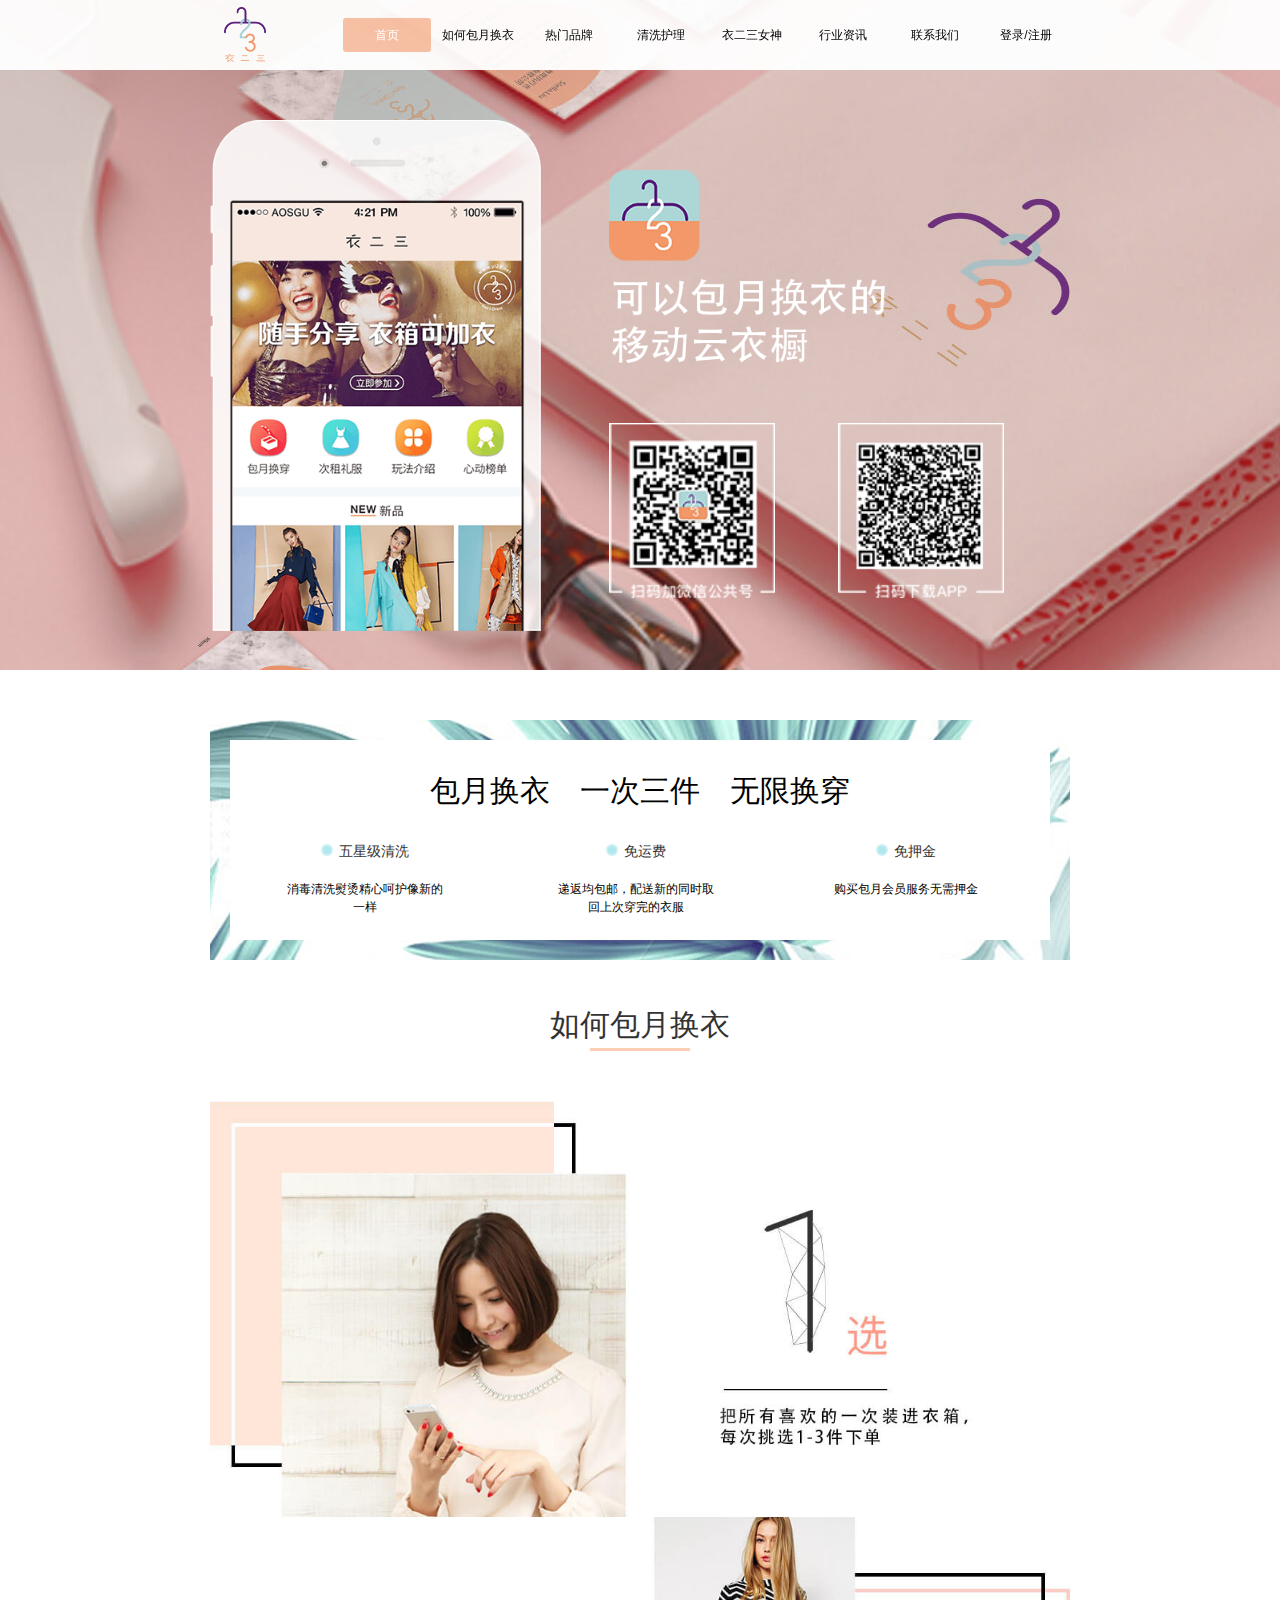
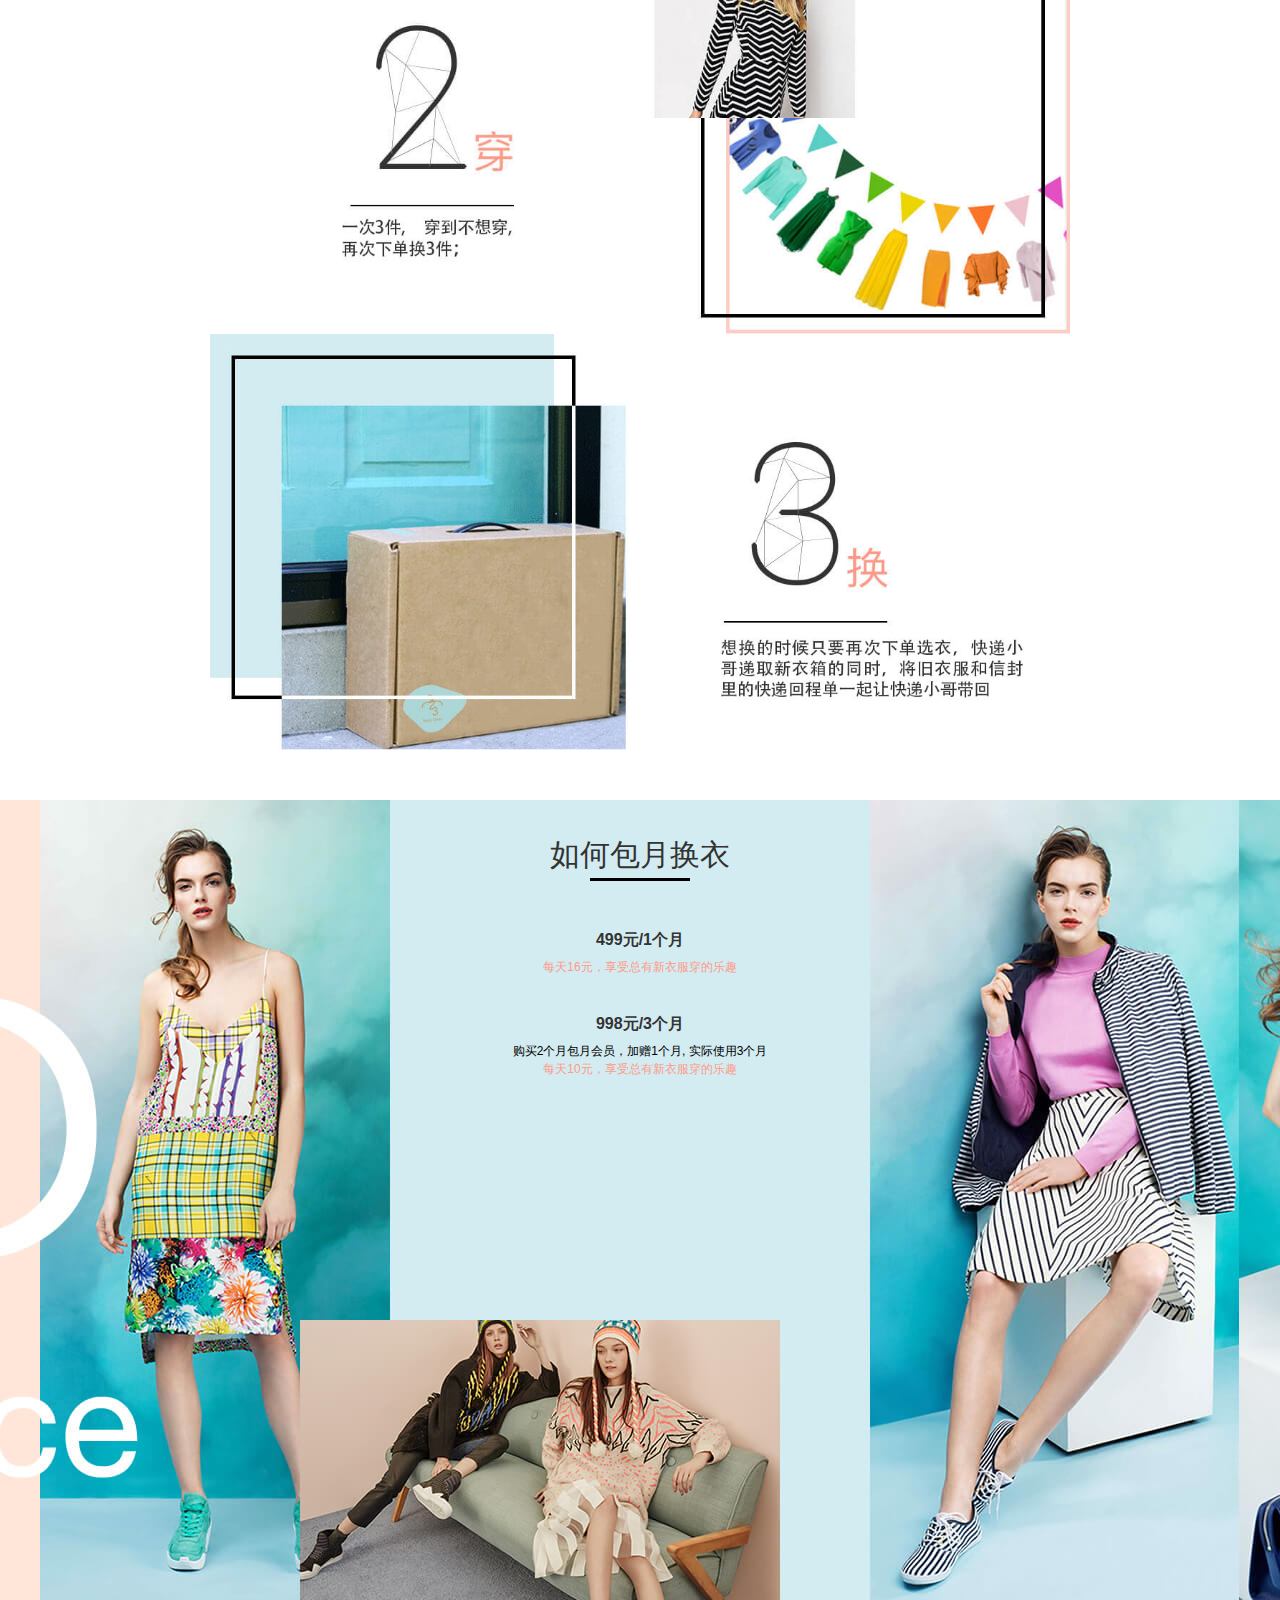
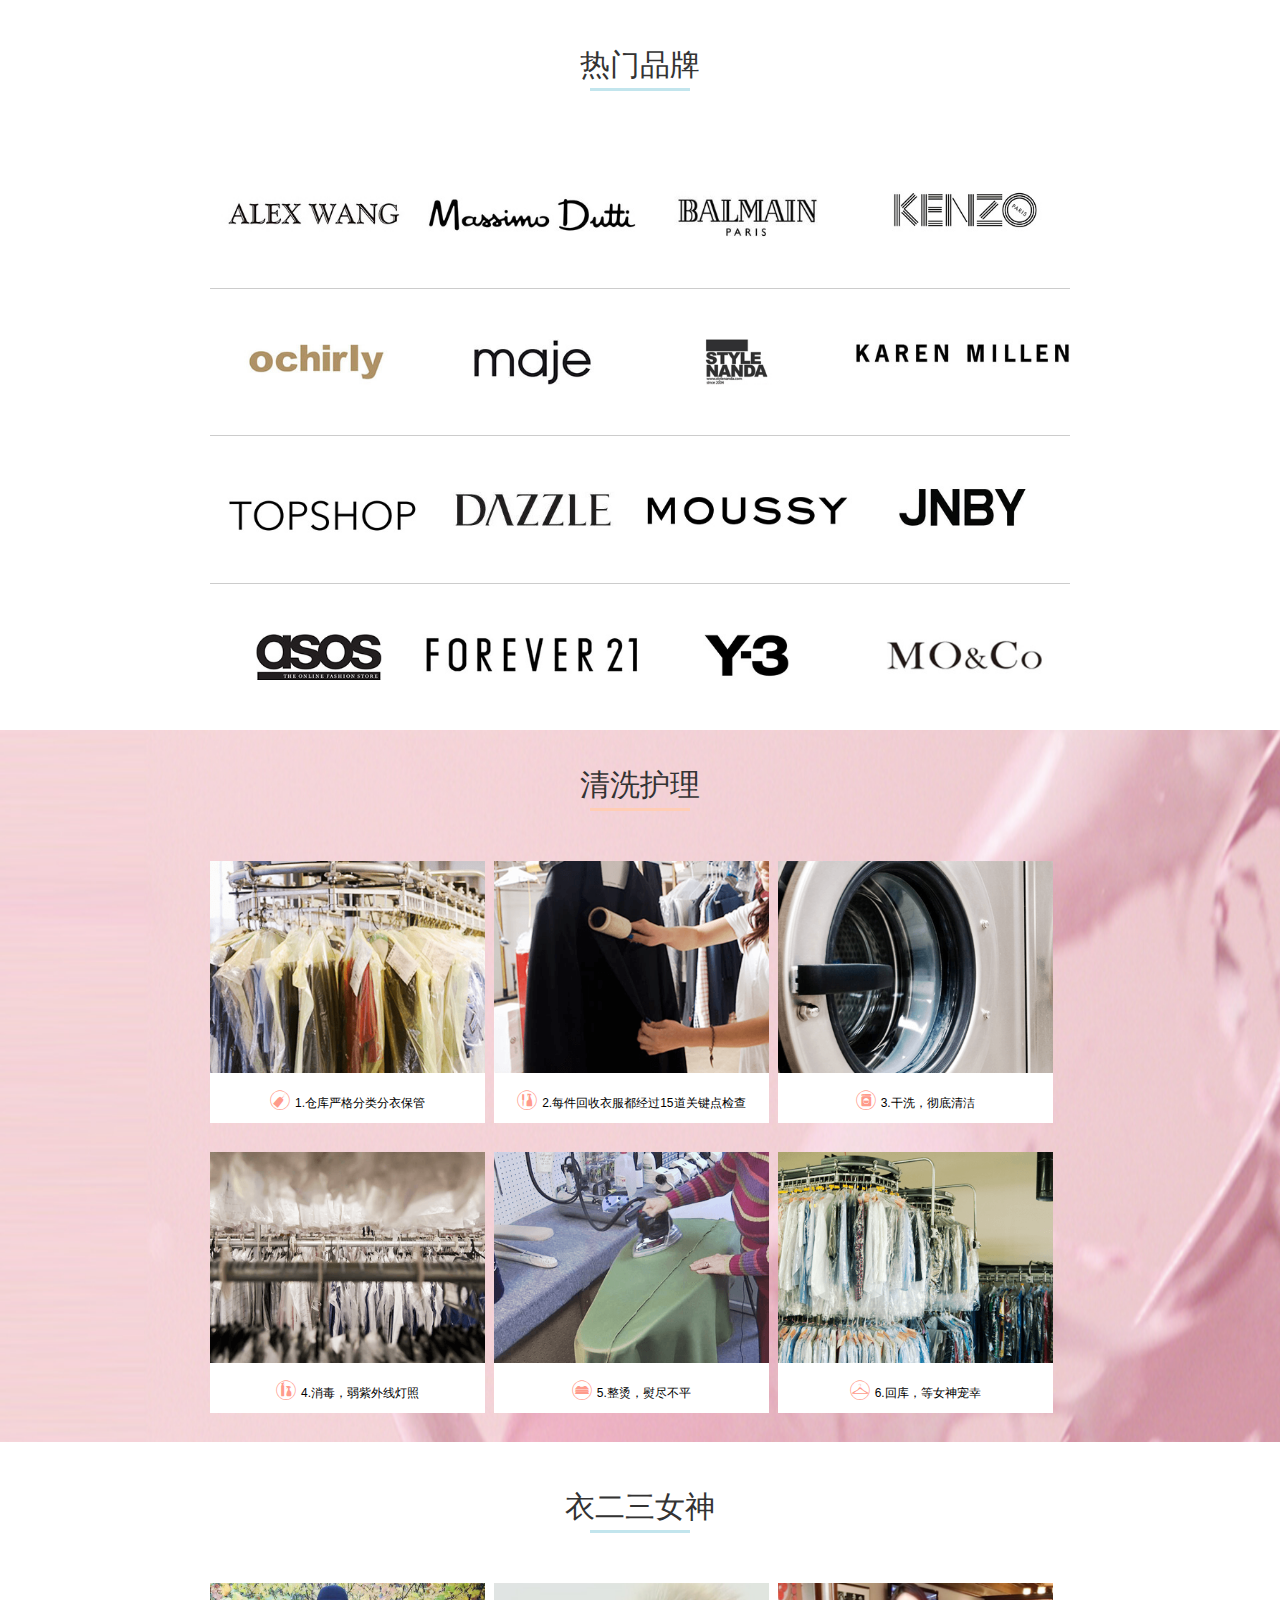
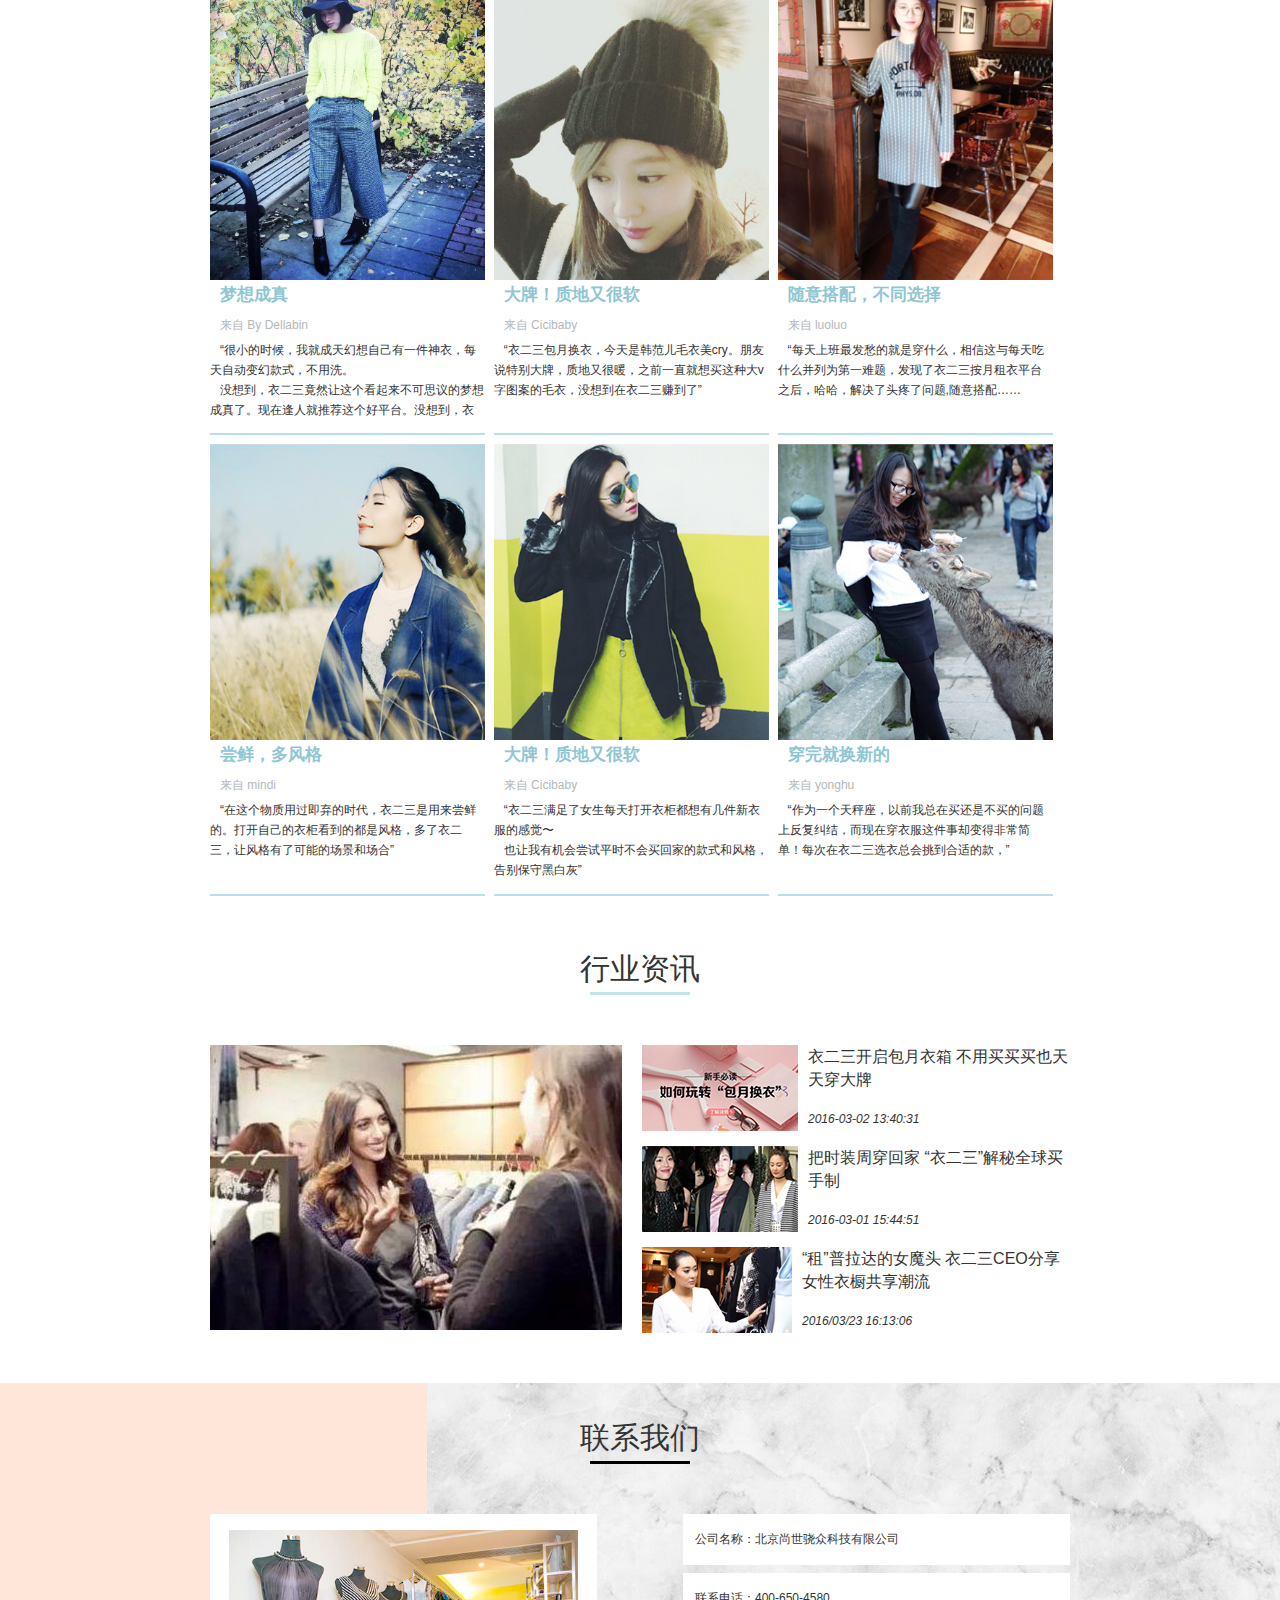
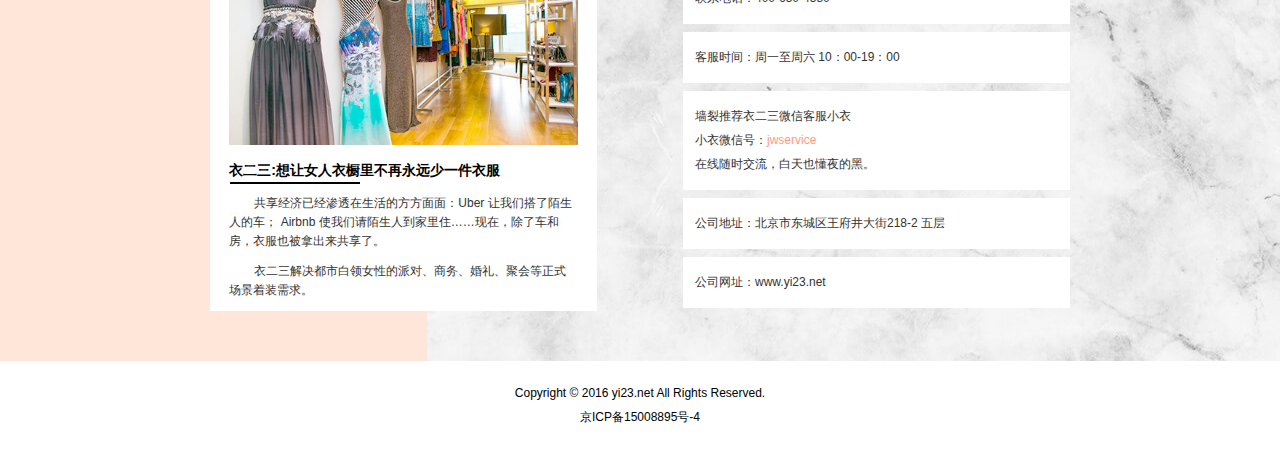
<file: 123net/index.html>
<!DOCTYPE html>
<html lang="en">
<head>
    <meta charset="UTF-8">
    <meta name="viewport"
          content="width=device-width,initial-scale=1.0,maxinum-scale=1.0,mininum-scale=1.0,user-scalable=no">
    <title>123net响应式</title>
    <link type="text/css" rel="stylesheet" href="css/reset.css">
    <link type="text/css" rel="stylesheet" href="css/index.css">
    <script type="text/javascript" src="js/jquery-1.12.3.min.js"></script>
    <!--[if lt IE 9]>
    <script src="js/html5.js" type="text/javascript"></script>
    <![endif]-->
</head>
<body>
<header>
    <div class="header">
        <a href="#" class="logo left"></a>
        <a class="btn open"></a>
        <ul>
            <li class="on"><a href="#">首页</a></li>
            <li><a href="#service_cnt">如何包月换衣</a></li>
            <li><a href="#brand">热门品牌</a></li>
            <li><a href="#clean">清洗护理</a></li>
            <li><a href="#goddess">衣二三女神</a></li>
            <li><a href="#info">行业资讯</a></li>
            <li><a href="#contact_us">联系我们</a></li>
            <li><a href="#">登录/注册</a></li>
        </ul>
    </div>
</header>
<div class="banner">
    <div class="container">
        <div class="app"><img src="images/in_B_L_iphone.png"></div>
        <div class="erweima">
            <img src="images/0.png">
            <a href="#"><img src="images/r.png"></a>
            <a href="#"><img src="images/l.png"></a>
        </div>
    </div>
</div>
<section class="container section_m" id="service_cnt">
    <div class="box_cnt">
        <h2>包月换衣　一次三件　无限换穿</h2>
        <dl>
            <dt><span></span>五星级清洗</dt>
            <dd>消毒清洗熨烫精心呵护像新的一样</dd>
        </dl>
        <dl>
            <dt><span></span>免运费</dt>
            <dd>递返均包邮，配送新的同时取回上次穿完的衣服</dd>
        </dl>
        <dl>
            <dt><span></span>免押金</dt>
            <dd>购买包月会员服务无需押金</dd>
        </dl>
    </div>
</section>
<section class="container section_m service_rgl">
    <h2 class="service_h2_bottom">如何包月换衣</h2>
    <div><img src="images/business_1.jpg"></div>
    <div><img src="images/business_2.jpg"></div>
    <div><img src="images/business_3.jpg"></div>
</section>
<section class="section_m service_fee">
    <h2 class="service_h2_bottom">如何包月换衣</h2>
    <h3>499元/1个月</h3>
    <p class="orange_p">每天16元，享受总有新衣服穿的乐趣</p>
    <h3>998元/3个月</h3>
    <p class="black_p">购买2个月包月会员，加赠1个月, 实际使用3个月</p>
    <p class="orange_p">每天10元，享受总有新衣服穿的乐趣</p>
</section>
<section class="container section_m" id="brand">
    <h2 class="service_h2_bottom">热门品牌</h2>
    <div><img src="images/index_band_1.jpg"></div>
    <div><img src="images/index_band_2.jpg"></div>
    <div><img src="images/index_band_3.jpg"></div>
    <div><img src="images/index_band_4.jpg"></div>
</section>
<section class="section_m" id="clean">
    <h2 class="service_h2_bottom">清洗护理</h2>
    <ul class="container clearfix">
        <li>
            <img src="images/nursing_1.png">
            <p><span></span>1.仓库严格分类分衣保管</p>
        </li>
        <li>
            <img src="images/nursing_2.png">
            <p><span></span>2.每件回收衣服都经过15道关键点检查</p>
        </li>
        <li>
            <img src="images/nursing_3.png">
            <p><span></span>3.干洗，彻底清洁</p>
        </li>
        <li>
            <img src="images/nursing_4.png">
            <p><span></span>4.消毒，弱紫外线灯照</p>
        </li>
        <li>
            <img src="images/nursing_5.png">
            <p><span></span>5.整烫，熨尽不平</p>
        </li>
        <li>
            <img src="images/nursing_6.png">
            <p><span></span>6.回库，等女神宠幸</p>
        </li>
    </ul>
</section>
<section class="container section_m" id="goddess">
    <h2 class="service_h2_bottom">衣二三女神</h2>
    <ul class="container clearfix">
        <li>
            <img src="images/goddess_1.jpg">
            <h3>梦想成真</h3>
            <p class="source">来自 By Dellabin</p>
            <div>
                <p>“很小的时候，我就成天幻想自己有一件神衣，每天自动变幻款式，不用洗。</p>
                <p>
                    没想到，衣二三竟然让这个看起来不可思议的梦想成真了。现在逢人就推荐这个好平台。没想到，衣二三竟然让这个看起来不可思议的梦想成真了。现在逢人就推荐这个好平台。没想到，衣二三竟然让这个看起来不可思议的梦想成真了。现在逢人就推荐这个好平台。没想到，衣二三竟然让这个看起来不可思议的梦想成真了。现在逢人就推荐这个好平台。没想到，衣二三竟然让这个看起来不可思议的梦想成真了。现在逢人就推荐这个好平台。没想到，衣二三竟然让这个看起来不可思议的梦想成真了。现在逢人就推荐这个好平台。没想到，衣二三竟然让这个看起来不可思议的梦想成真了。现在逢人就推荐这个好平台。没想到，衣二三竟然让这个看起来不可思议的梦想成真了。现在逢人就推荐这个好平台。”</p>
            </div>
        </li>
        <li>
            <img src="images/goddess_2.jpg">
            <h3>大牌！质地又很软</h3>
            <p class="source">来自 Cicibaby</p>
            <div>
                <p>“衣二三包月换衣，今天是韩范儿毛衣美cry。朋友说特别大牌，质地又很暖，之前一直就想买这种大v字图案的毛衣，没想到在衣二三赚到了”</p>
            </div>
        </li>
        <li>
            <img src="images/goddess_3.jpg">
            <h3>随意搭配，不同选择</h3>
            <p class="source">来自 luoluo</p>
            <div>
                <p>“每天上班最发愁的就是穿什么，相信这与每天吃什么并列为第一难题，发现了衣二三按月租衣平台之后，哈哈，解决了头疼了问题,随意搭配……</p>
            </div>
        </li>
        <li>
            <img src="images/goddess_4.jpg">
            <h3>尝鲜，多风格</h3>
            <p class="source">来自 mindi</p>
            <div>
                <p>“在这个物质用过即弃的时代，衣二三是用来尝鲜的。打开自己的衣柜看到的都是风格，多了衣二三，让风格有了可能的场景和场合”</p>
            </div>
        </li>
        <li>
            <img src="images/goddess_5.jpg">
            <h3>大牌！质地又很软</h3>
            <p class="source">来自 Cicibaby</p>
            <div>
                <p>“衣二三满足了女生每天打开衣柜都想有几件新衣服的感觉〜</p>
                <p>也让我有机会尝试平时不会买回家的款式和风格，告别保守黑白灰”</p>
            </div>
        </li>
        <li>
            <img src="images/goddess_6.jpg">
            <h3>穿完就换新的</h3>
            <p class="source">来自 yonghu</p>
            <div>
                <p>“作为一个天秤座，以前我总在买还是不买的问题上反复纠结，而现在穿衣服这件事却变得非常简单！每次在衣二三选衣总会挑到合适的款，”</p>
            </div>
        </li>
    </ul>
</section>
<section class="container section_m" id="info">
    <h2 class="service_h2_bottom">行业资讯</h2>
    <div>
        <a href="#" class="info_b"><img src="images/news_0.jpg"></a>
        <ul class="container">
            <li>
                <a href="#"><img src="images/news_2.jpg">
                    <p>衣二三开启包月衣箱 不用买买买也天天穿大牌</p>
                    <p><i>2016-03-02 13:40:31</i></p></a>
            </li>
            <li>
                <a href="#"><img src="images/news_1.jpg">
                    <p>把时装周穿回家 “衣二三”解秘全球买手制</p>
                    <p><i>2016-03-01 15:44:51</i></p></a>
            </li>
            <li>
                <a href="#"><img src="images/news_3.jpg">
                    <p>“租”普拉达的女魔头 衣二三CEO分享女性衣橱共享潮流</p>
                    <p><i>2016/03/23 16:13:06</i></p></a>
            </li>
        </ul>
    </div>
</section>
<section class="section_m clearfix" id="contact_us">
    <h2 class="service_h2_bottom">联系我们</h2>
    <div class="container">
        <div class="leftContent"><img src="images/index_left_contact.jpg">
            <h3>衣二三:想让女人衣橱里不再永远少一件衣服</h3>
            <p>共享经济已经渗透在生活的方方面面：Uber 让我们搭了陌生人的车； Airbnb 使我们请陌生人到家里住……现在，除了车和房，衣服也被拿出来共享了。</p>
            <p>衣二三解决都市白领女性的派对、商务、婚礼、聚会等正式场景着装需求。</p>
        </div>
        <ul class="rightContent">
            <li>公司名称：北京尚世骁众科技有限公司</li>
            <li>联系电话：400-650-4580</li>
            <li>客服时间：周一至周六 10：00-19：00</li>
            <li><p>墙裂推荐衣二三微信客服小衣</p>
                <p>小衣微信号：<span>jwservice</span></p>
                <p>在线随时交流，白天也懂夜的黑。</p>
            </li>
            <li>公司地址：北京市东城区王府井大街218-2 五层</li>
            <li>公司网址：www.yi23.net</li>
        </ul>
    </div>

</section>
<footer id="footer">
    <p>Copyright © 2016 yi23.net All Rights Reserved.</p>
    <p>京ICP备15008895号-4</p>
</footer>
<script>
    $(window).resize(function () {
        $(".header ul").show();
    });

    $(window).scroll(function () {
        var h_nav = $(".header li a");
        var i_cur_h_nav = 0;
        var doc_scroll_top, cur_a, next_a;
        for (var i = 1; i < h_nav.length - 1; i++) {
            doc_scroll_top = document.documentElement.scrollTop || window.pageYOffset || document.body.scrollTop;
            cur_a = $(h_nav[i]).attr("href");
            next_a = "footer";
            if (i < 6) next_a = $(h_nav[i + 1]).attr("href");
            if (parseFloat(doc_scroll_top) >= parseFloat($(cur_a).offset().top) && parseFloat(doc_scroll_top) < parseFloat($(next_a).offset().top)) {
                i_cur_h_nav = i;
                break;
            }
        }
        $($(".header li").get(i_cur_h_nav)).addClass("on").siblings().removeClass("on");
    })

    $(".header").delegate(".btn", "click", function () {
        $(".header ul").toggle();
    })

    $(".header ul li").on("click", function () {
        var w_width = window.innerWidth || document.body.clientWidth || document.documentElement.clientWidth;
        if (w_width <= 870)  $(".header ul").hide();
    })
</script>
</body>
</html>
</file>
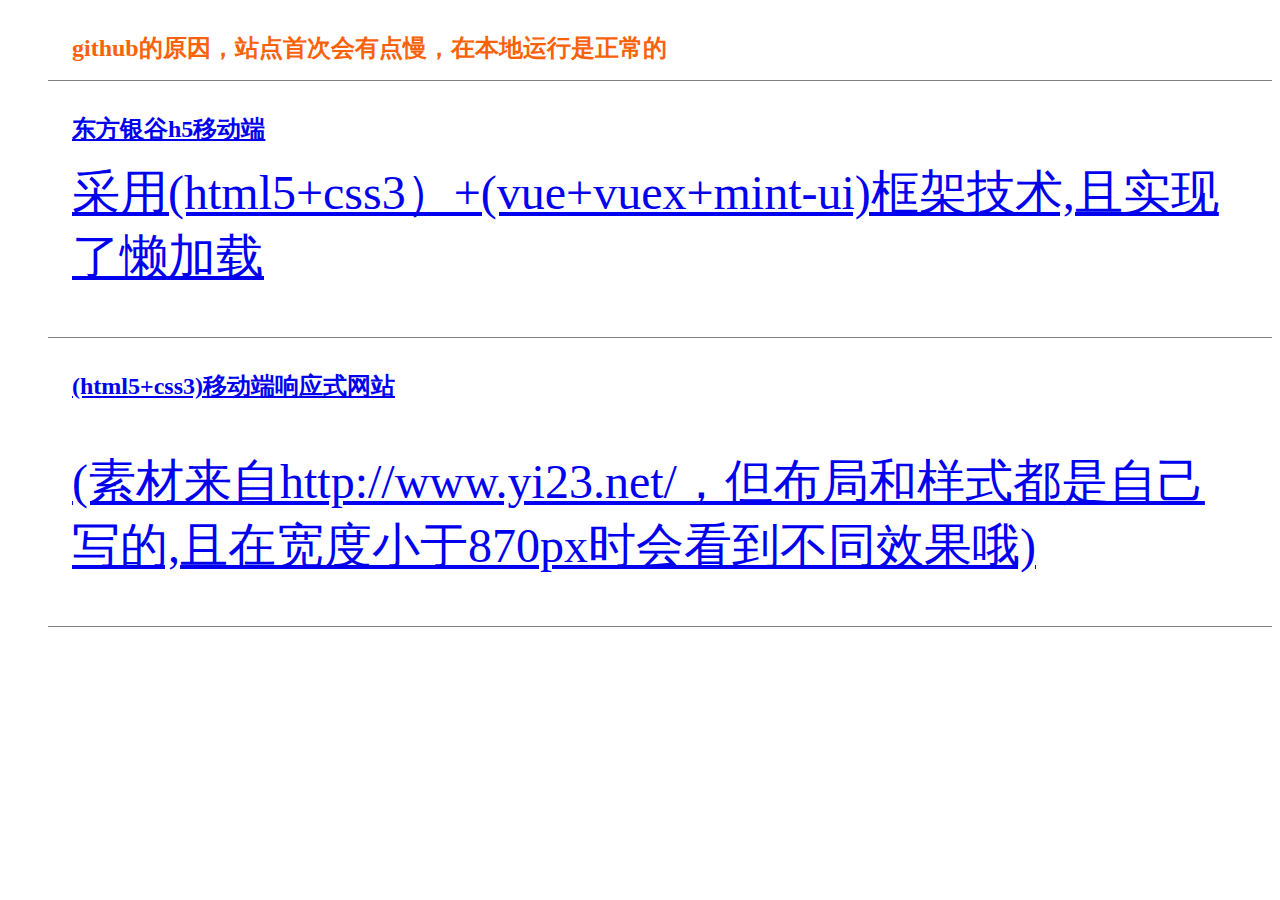
<file: index2.html>
<!DOCTYPE html>
<html>

<head>
    <meta charset="utf-8">
    <title>Title</title>
    <!-- <link href="123net/css/base.css" type="text/css" rel="stylesheet"> -->
    <style>
        ul li {
            font-size: 3rem;
            border-bottom: 0.1rem solid gray;
            margin-top: 2rem;
            padding: 0 1.5rem;
            list-style: none;
        }

        ul li h1 {
            font-size: 1.5rem;
            color: #fa620a;
        }
    </style>
</head>

<body>
    <div>
        <ul>
            <li>
                <h1>github的原因，站点首次会有点慢，在本地运行是正常的</h1>
            </li>
            <li>
                <h1><a href="https://panpanlzh.github.io/yingu/index.html" target="_blank">东方银谷h5移动端</a></h1>
                <a><a href="https://panpanlzh.github.io/yingu/index.html"
                        target="_blank">采用(html5+css3）+(vue+vuex+mint-ui)框架技术,且实现了懒加载</a></p>
            </li>
            <li>
                <h1><a href="http://panpanlzh.github.io/yingu/123net/index.html"
                        target="_blank">(html5+css3)移动端响应式网站</a></h1>
                <p><a href="http://panpanlzh.github.io/yingu/123net/index.html"
                        target="_blank">(素材来自http://www.yi23.net/，但布局和样式都是自己写的,且在宽度小于870px时会看到不同效果哦)</a>
                </p>
            </li>

        </ul>
    </div>
</body>

</html>
</file>
<file: 123net/css/index.css>
/*头部区域*/
header {
    background: rgba(255, 255, 255, 0.95);
    filter:progid:DXImageTransform.Microsoft.gradient(startColorstr=#E5ffffff,endColorstr=#E5ffffff);
    position: fixed;
    top: 0;
    left: 0;
    width: 100%;
    z-index: 999;
}

header .header, .container {
    margin: 0 auto;
    width: 860px;
}

.header .logo {
    background: url("../images/logo.png") no-repeat center;
    background-size: 60%;
    height: 70px;
    width: 70px;
}

.header ul {
    float: right;
    height: 70px;
    line-height: 70px;
}

.header li {
    width: 88px;
    display: inline-block;
    height: 34px;
    line-height: 34px;
    text-align: center;
    cursor: pointer;
}

.header li:hover, .header li.on {
    background-color: rgba(242, 152, 105, 0.6);
    filter:progid:DXImageTransform.Microsoft.gradient(startColorstr=#99F29869,endColorstr=#99F29869);
    border-radius: 3px;
}
.header li a {
    width: 100%;
    height: 100%;
    display: inline-block;
}

.header li.on a, .header li:hover a {
    color: #fff;
}

.header .btn {
    display: none;
    cursor: pointer;
}

/*头部区域----end*/

.service_rgl img, .banner, #brand img, #clean img, .banner .app img, #goddess img {
    width: 100%;
}

/*banner区域*/
.banner {
    height: 670px;
    background: url("../images/in_banner.jpg") no-repeat right bottom;
}

.banner .app, .banner .erweima {
    float: left;
}

.banner .app {
    width: 38.45%;
    margin-top: 120px;
}

.banner .erweima img {
    width: 60%;
    margin-bottom: 60px;
}

.banner .erweima {
    margin-top: 170px;
    margin-left: 8%;
    width: 460px;
}

.banner .erweima a img {
    width: 36%;
    margin-right: 13%;
}

/*banner区域---end*/

.section_m {
    margin: 50px auto;
    text-align: center;
}

.section_m h2 {
    font-size: 30px;
    font-weight: normal;
    line-height: 30px;
    color: #333;
    margin: 0 auto 50px;
    padding-top: 40px;
}

.service_h2_bottom:after {
    content: '';
    display: block;
    height: 3px;
    width: 100px;
    margin: 8px auto 0;
}

.service_rgl h2 {
    padding: 0;
}

.service_rgl h2:after, #clean h2:after {
    background-color: #ffcdb4;
}

#brand h2:after, #goddess h2:after, #info h2:after {
    background-color: #c2e5ed;
}

.service_fee h2:after, #contact_us h2:after {
    background-color: #000;
}

.orange_p {
    color: #ff9a89;
}

/*.black_p{*/
/*color: #c2e5ed;*/
/*}*/

/*包月换衣　一次三件　无限换穿*/
#service_cnt {
    background: url(../images/index_business.png) no-repeat left top;
    height: 240px;
    position: relative;
}

#service_cnt .box_cnt {
    background-color: #fff;
    margin: 20px;
    position: absolute;
    top: 0;
    left: 0;
    bottom: 0;
    right: 0;
}

#service_cnt .box_cnt h2 {
    margin: 36px auto;
    color: #000;
    padding: 0;
}

#service_cnt .box_cnt dl {
    float: left;
    width: 33%;
}

#service_cnt .box_cnt dt {
    font-size: 14px;
    color: #333;
    height: 38px;
}

#service_cnt .box_cnt dt span {
    width: 12px;
    height: 12px;
    border-radius: 50%;
    display: inline-block;
    border: 2px solid rgba(236, 247, 249, 0.5);
    background-color: rgb(177, 232, 239);
    margin-right: 6px;
    box-sizing: border-box;
}

#service_cnt .box_cnt dd {
    padding: 0 20%;
}

/*包月换衣　一次三件　无限换穿---end*/

/*如何包月换衣费用-----*/
.service_fee {
    background: url("../images/mk_Price.jpg") no-repeat top center;
    height: 800px;
}

.service_fee h3 {
    color: #333;
    font-size: 16px;
    margin: 9px auto;
}

.service_fee p:nth-of-type(1), .service_fee p:nth-last-of-type(1) {
    padding-bottom: 30px;
}

/*如何包月换衣费用-----end*/

#brand h2, #goddess h2, #info h2 {
    padding-top: 0;
}

/*品牌-----*/
#brand div {
    border-bottom: 1px solid #ccc;
    padding-top: 50px;
    padding-bottom: 50px;
}

#brand div:last-child {
    border-bottom: 0;
    padding-bottom: 0;
}

/*品牌-----end*/

/*清洗护理-----*/
#clean {
    background: #fff url(../images/index_nursing_bj.jpg) no-repeat right top;
    background-size: 100% 100%;
}

#clean li {
    float: left;
    width: 32%;
    margin: 0 1% 1% 0;
    padding-bottom: 20px;
}

#clean p {
    background-color: #fff;
    height: 50px;
    line-height: 50px;
}
#clean li  span {
    /*display: inline-block;*/
    font-family: 'icomoon' !important;
    font-size: 20px;
    margin-right: 5px;
    color: #ff9a8a;
    position: relative;
    top: 2px;
}
#clean li:nth-child(1) span:before {
    content: '\e900';
}
#clean li:nth-child(2) span:before {
    content: '\e901';
}
#clean li:nth-child(3) span:before {
    content: '\e902';
}
#clean li:nth-child(4) span:before {
    content: '\e903';
}
#clean li:nth-child(5) span:before {
    content: '\e904';
}
#clean li:nth-child(6) span:before {
    content: '\e905';
}

/*清洗护理-----end*/

/*衣二三女神-----*/
#goddess li {
    float: left;
    width: 32%;
    margin: 0 1% 1% 0;
    /*padding-bottom: 20px;*/
    height: 450px;
    border-bottom: 2px #b6e1ec solid;
    text-align: left;
}

#goddess li h3 {
    line-height: 30px;
    height: 30px;
    color: #8ec6d4;
    font-size: 17px;
    text-indent: 10px;

}

#goddess li div {
    text-indent: 10px;
    line-height: 20px;
    color: #333;
    height: 78px;
    overflow: hidden;
}

#goddess li .source {
    line-height: 30px;
    color: #b5b7b8;
    font-size: 12px;
    font-weight: normal;
    text-indent: 10px;
}

/*衣二三女神-----end*/

/*行业资讯-----*/
#info img {
    float: left;
    margin-right: 20px;
}

#info li img {
    margin-right: 10px;
}

#info p {
    font-size: 16px;
    line-height: 23px;
    margin-bottom: 15px;
    text-align: left;
    color: #333;
}

#info i {
    color: #333;
    font-size: 12px;
}

/*行业资讯-----end*/

/*联系我们-----*/
#contact_us {
    background: url(../images/index_contact_bj.jpg) no-repeat center;
    padding-bottom: 45px;
    margin-bottom: 20px;
}

#contact_us .leftContent {
    float: left;
    background: #fff;
    width: 45%;
}

#contact_us .rightContent {
    float: right;
    width: 45%;
}

#contact_us .leftContent img {
    width: 90%;
    margin: 4% 0;
}

#contact_us .leftContent p, #contact_us .leftContent h3 {
    text-align: left;
    width: 90%;
    margin: 0 auto;
}

#contact_us .leftContent h3:after {
    display: block;
    background: #000;
    width: 130px;
    height: 2px;
    content: '';
    margin: 3px 0px 10px 1px;
}

#contact_us .leftContent p {
    text-indent: 25px;
    margin-bottom: 11px;
    line-height: 19px;
    color: #333;
}

#contact_us .rightContent {
    line-height: 24px;
}

#contact_us .rightContent li {
    margin-bottom: 8px;
    /*line-height: 24px;*/
    background: #fff;
    padding: 13px 0 14px 12px;
    color: #333;
    text-align: left;
}

#contact_us .rightContent li span {
    color: #ff9a89;
}

footer{
    text-align: center;
    margin: 0 auto 20px;
    line-height: 24px;
}

/*联系我们-----end*/

@media (max-width: 870px) {

    header .header, .header ul, .header li, #service_cnt .box_cnt dl, #info .info_b img {
        width: 100%;
    }

    .container {
        width: 96%;
    }

    /*头部区域*/
    .header .logo {
        background: url("../images/logo2.png") no-repeat center;
        background-size: 75%;
        height: 39px;
        width: 128px;
    }

    .header ul {
        height: auto;
        display: none;
    }

    .header li {
        display: block;
        height: 50px;
        line-height: 50px;
        border-bottom: 1px solid #efefef;
    }

    .header .btn {
        position: absolute;
        top: 10px;
        right: 10px;
        display: block;
        width: 23px;
        height: 23px;
    }

    .header .open {
        border-top: 2px solid rgb(242, 152, 105);
    }

    .header .open:before, .header .open:after {
        content: '';
        background-color: rgb(242, 152, 105);
        width: 23px;
        height: 2px;
        margin-top: 6px;
        display: block;
    }

    .header .close {
        border: 0;
    }

    .header .close:before {
        content: '';
        background-color: #000;
        width: 23px;
        height: 2px;
        display: block;
        transform: rotate(45deg);
        margin-top: 11px;
        /*transition: all .3s ease;*/
    }

    .header .close:after {
        content: '';
        background-color: #000;
        width: 2px;
        height: 23px;
        display: block;
        -webkit-transform: rotate(45deg);
        left: 10px;
        position: absolute;
        top: 1px;
        /*transition: all .3s ease;*/
    }

    /*头部区域----end*/
    /*banner区域*/
    .banner {
        background: url("../images/in_banner.jpg") no-repeat right top;
        height: auto;
    }

    .banner:after {
        content: '';
        display: block;
        height: 0%;
        line-height: 0;
        clear: both;
    }

    .banner .app {
        margin-top: 15%;
        margin-left: 4%;
    }

    .banner .erweima {
        margin-top: 22%;
        margin-left: 6%;
        width: 50%;
    }

    .banner .erweima img {
        margin-bottom: 10%;
    }

    /*banner区域---end*/
    .section_m {
        margin: 3% auto 1%;
    }

    .section_m h2 {
        font-size: 18px;
        margin-bottom: 6%;
        padding-top: 22px;
    }

    .service_h2_bottom:after {
        width: 70px;
        height: 2px;
        margin-top: 0;
    }

    /*包月换衣　一次三件　无限换穿*/
    #service_cnt {
        background-image: none;
        border: 10px solid #ffe6d9;
        position: static;
        height: auto;
        box-sizing: border-box;
    }

    #service_cnt .box_cnt {
        position: static;
    }

    #service_cnt .box_cnt h2 {
        display: none;
    }

    #service_cnt .box_cnt dl {
        float: none;
        margin: 4% auto;
    }

    #service_cnt .box_cnt dt {
        height: 24px;
    }

    /*包月换衣　一次三件　无限换穿-----end*/
    /*如何包月换衣费用-----end*/
    .service_fee {
        background-color: #d2ecf2;
        background-image: none;
        height: auto;
    }

    .service_fee p:nth-of-type(1), .service_fee p:nth-last-of-type(1) {
        padding-bottom: 18px;
    }

    /*如何包月换衣费用-----end*/
    /*品牌-----*/
    #brand div {
        padding-top: 6%;
        padding-bottom: 6%;
    }

    /*品牌-----end*/
    /*清洗护理----*/
    #clean {
        background-image: none;
        background-color: #ffe6d9;;
        padding-bottom: 10px;
    }

    #clean li {
        width: 48%;
        margin: 0 2% 2% 0;
    }

    /*清洗护理----end*/
    /*衣二三女神-----*/
    #goddess li {
        width: 100%;
        margin-bottom: 20px;
        height: auto;
        padding-bottom: 10px;
    }

    #goddess li div {
        height: 45px;
    }

    /*衣二三女神-----end*/
    /*行业资讯-----*/
    #info ul {
        margin-top: 10px;
    }

    #info li {
        height: 98px;
    }

    #info li:last-child {
        height: 84px;
    }

    #info p {
        max-height: 45px;
        overflow: hidden;
    }

    #info img {
        float: none;
        margin-right: 0;
    }

    #info li img {
        float: left;
    }

    /*行业资讯-----end*/
    /*联系我们-----*/
    #contact_us{
        background-image: none;
        background-color: #ffe6d9;
        margin-bottom: 4%;
    }
    #contact_us .leftContent, #contact_us .rightContent {
        width: 100%;
    }
    #contact_us .rightContent{
        background-color: #fff;
        margin-top: 10px;
    }
    #contact_us .rightContent li{
        border-bottom: 1px #d2d2d2 solid;
        margin-left: 25px;
        padding: 8px 0 8px 12px;
        background: none;
    }
    #contact_us .rightContent li:last-child{
        border: 0;
    }
    /*联系我们-----end*/
}
</file>
